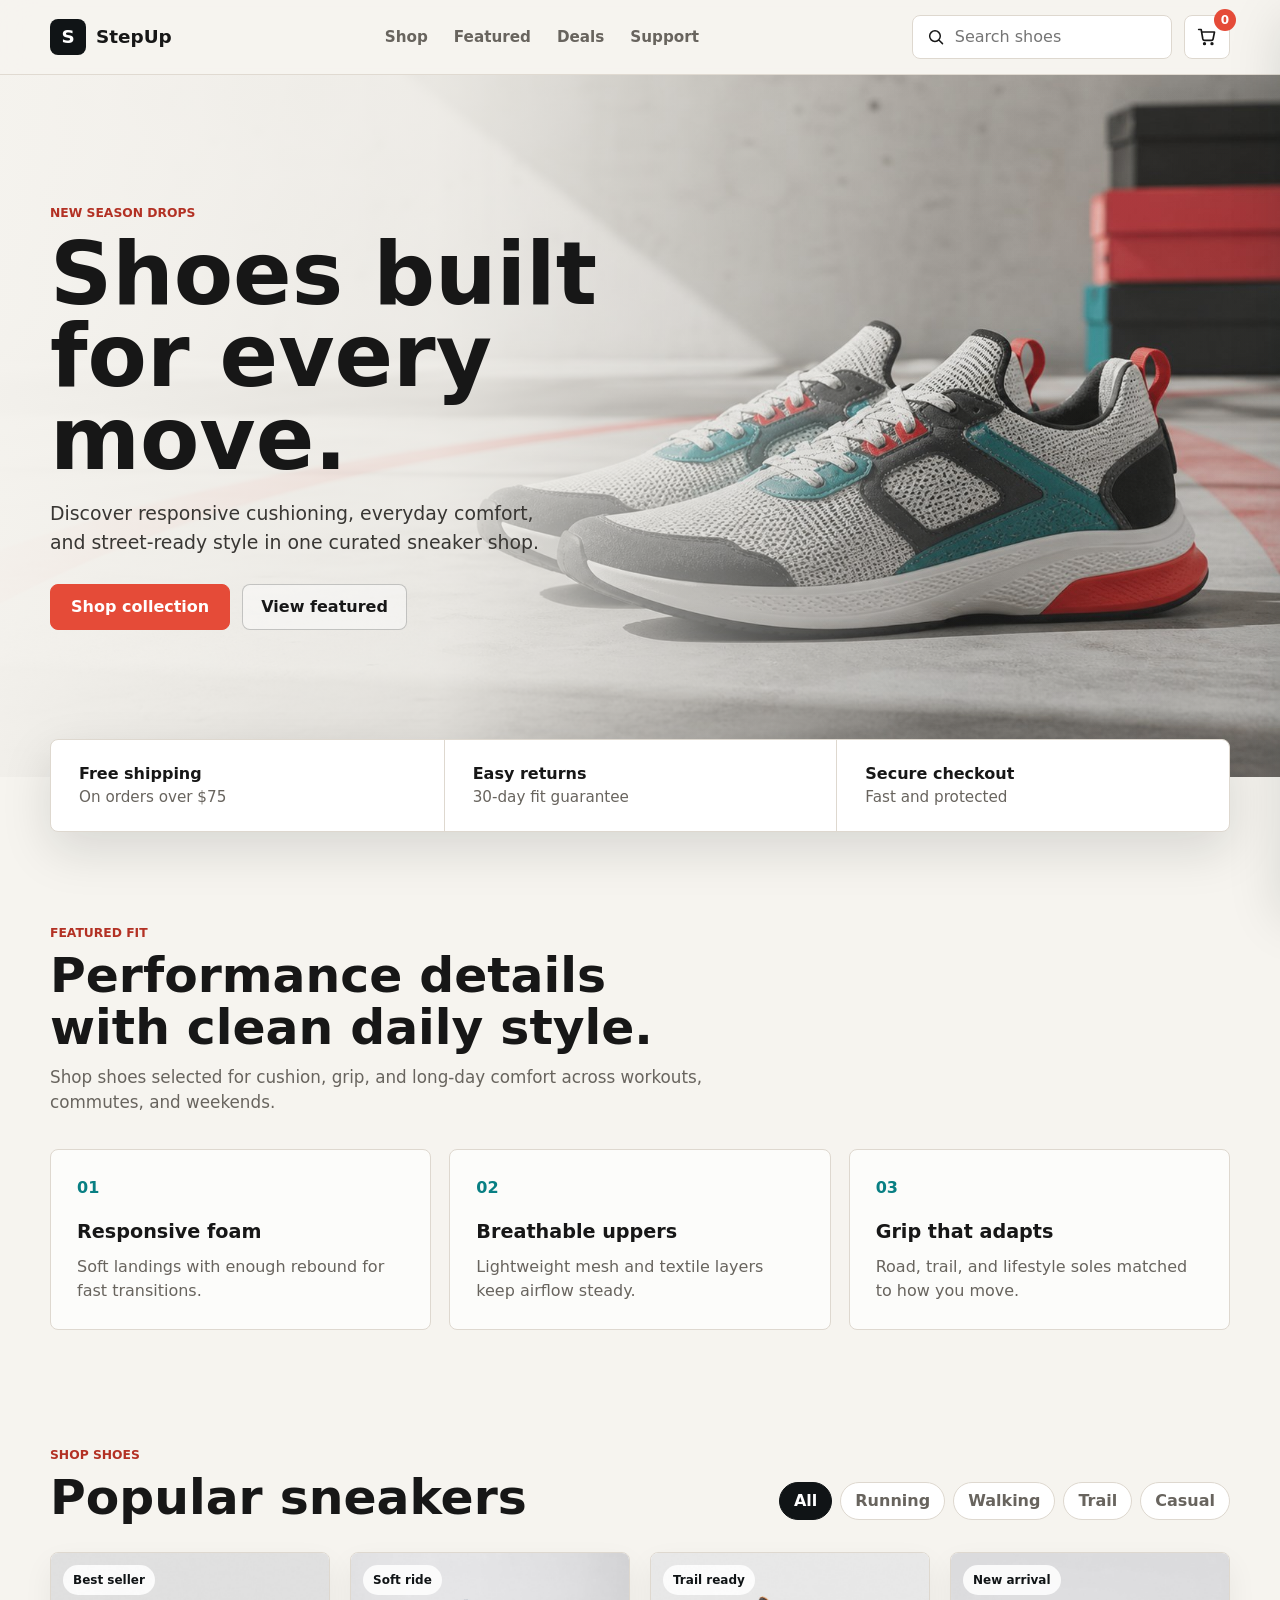
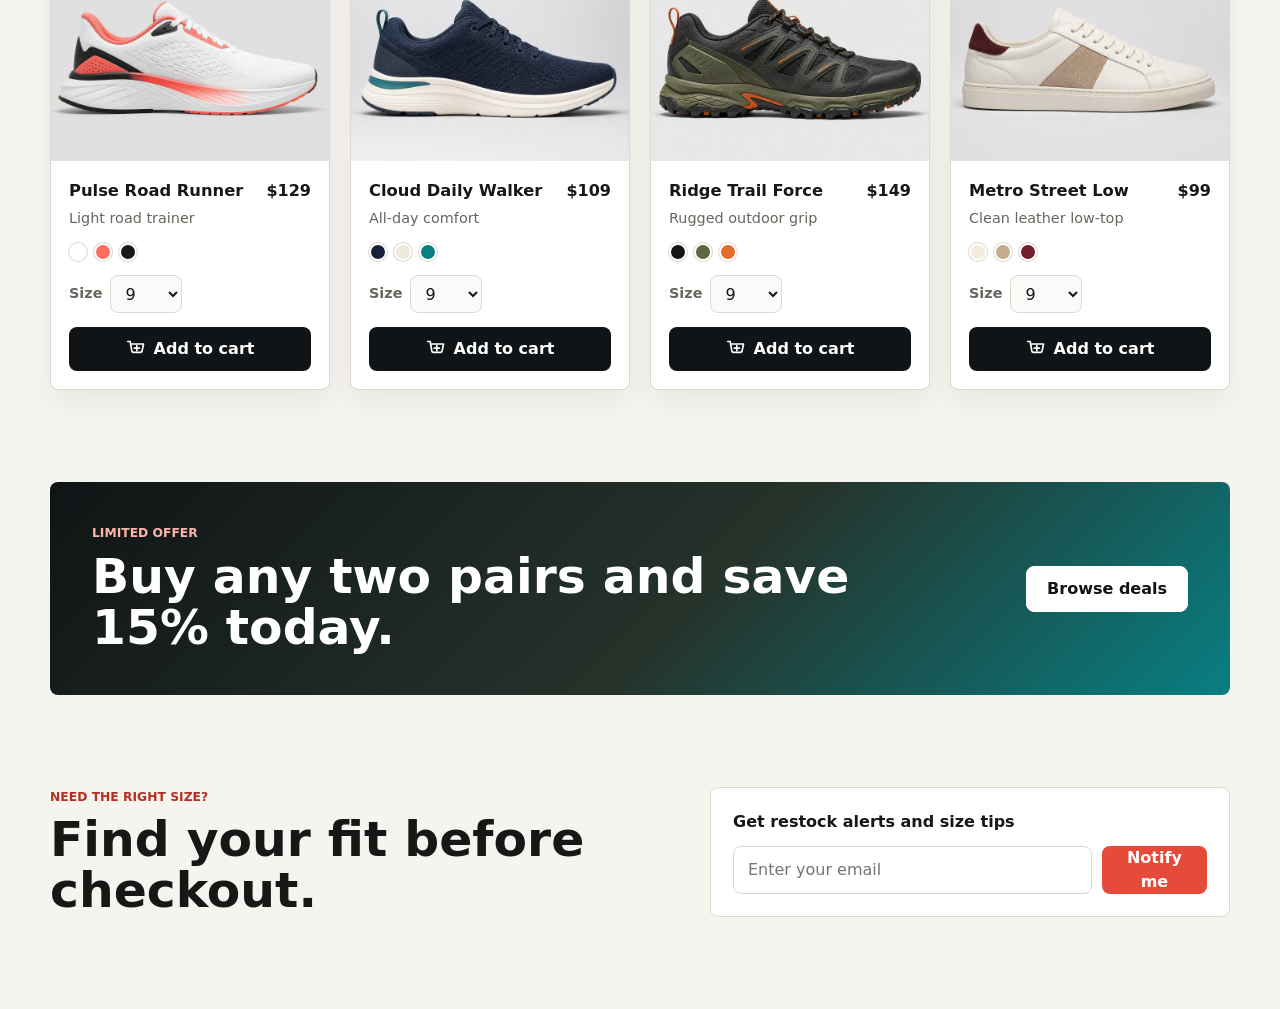
<file: E commerence/index.html>
<!DOCTYPE html>
<html lang="en">
  <head>
    <meta charset="UTF-8" />
    <meta name="viewport" content="width=device-width, initial-scale=1.0" />
    <title>StepUp Shoes | Ecommerce Store</title>
    <link rel="stylesheet" href="style.css" />
  </head>
  <body>
    <header class="site-header" id="top">
      <nav class="nav-shell" aria-label="Primary navigation">
        <a class="brand" href="#top" aria-label="StepUp home">
          <span class="brand-mark">S</span>
          <span>StepUp</span>
        </a>

        <button class="icon-button menu-toggle" type="button" aria-label="Open menu" aria-expanded="false">
          <svg viewBox="0 0 24 24" aria-hidden="true">
            <path d="M4 7h16M4 12h16M4 17h16" />
          </svg>
        </button>

        <div class="nav-links" id="navLinks">
          <a href="#shop">Shop</a>
          <a href="#featured">Featured</a>
          <a href="#deals">Deals</a>
          <a href="#support">Support</a>
        </div>

        <div class="nav-actions">
          <label class="search-box" for="productSearch">
            <svg viewBox="0 0 24 24" aria-hidden="true">
              <path d="m21 21-4.3-4.3M10.8 18a7.2 7.2 0 1 1 0-14.4 7.2 7.2 0 0 1 0 14.4Z" />
            </svg>
            <input id="productSearch" type="search" placeholder="Search shoes" autocomplete="off" />
          </label>

          <button class="cart-button" type="button" data-cart-open aria-label="Open cart">
            <svg viewBox="0 0 24 24" aria-hidden="true">
              <path d="M6 6h15l-1.7 8.4a2 2 0 0 1-2 1.6H9a2 2 0 0 1-2-1.6L5 3H2" />
              <path d="M9 21a1 1 0 1 0 0-2 1 1 0 0 0 0 2ZM18 21a1 1 0 1 0 0-2 1 1 0 0 0 0 2Z" />
            </svg>
            <span class="cart-count" id="cartCount">0</span>
          </button>
        </div>
      </nav>
    </header>

    <main>
      <section class="hero" aria-labelledby="heroTitle">
        <img class="hero-image" src="assets/hero-sneakers.jpg" alt="Premium teal and red running sneakers in a modern studio" />
        <div class="hero-overlay"></div>
        <div class="hero-content">
          <p class="eyebrow">New season drops</p>
          <h1 id="heroTitle">Shoes built for every move.</h1>
          <p>
            Discover responsive cushioning, everyday comfort, and street-ready
            style in one curated sneaker shop.
          </p>
          <div class="hero-actions">
            <a class="primary-link" href="#shop">Shop collection</a>
            <a class="secondary-link" href="#featured">View featured</a>
          </div>
        </div>
      </section>

      <section class="trust-strip" aria-label="Shopping benefits">
        <div>
          <strong>Free shipping</strong>
          <span>On orders over $75</span>
        </div>
        <div>
          <strong>Easy returns</strong>
          <span>30-day fit guarantee</span>
        </div>
        <div>
          <strong>Secure checkout</strong>
          <span>Fast and protected</span>
        </div>
      </section>

      <section class="section-shell featured" id="featured" aria-labelledby="featuredTitle">
        <div class="section-heading">
          <p class="eyebrow">Featured fit</p>
          <h2 id="featuredTitle">Performance details with clean daily style.</h2>
          <p>
            Shop shoes selected for cushion, grip, and long-day comfort across
            workouts, commutes, and weekends.
          </p>
        </div>
        <div class="feature-grid">
          <article>
            <span>01</span>
            <h3>Responsive foam</h3>
            <p>Soft landings with enough rebound for fast transitions.</p>
          </article>
          <article>
            <span>02</span>
            <h3>Breathable uppers</h3>
            <p>Lightweight mesh and textile layers keep airflow steady.</p>
          </article>
          <article>
            <span>03</span>
            <h3>Grip that adapts</h3>
            <p>Road, trail, and lifestyle soles matched to how you move.</p>
          </article>
        </div>
      </section>

      <section class="section-shell shop-section" id="shop" aria-labelledby="shopTitle">
        <div class="shop-topline">
          <div>
            <p class="eyebrow">Shop shoes</p>
            <h2 id="shopTitle">Popular sneakers</h2>
          </div>
          <div class="filter-tabs" role="tablist" aria-label="Filter products">
            <button class="filter-tab active" type="button" data-filter="all">All</button>
            <button class="filter-tab" type="button" data-filter="running">Running</button>
            <button class="filter-tab" type="button" data-filter="walking">Walking</button>
            <button class="filter-tab" type="button" data-filter="trail">Trail</button>
            <button class="filter-tab" type="button" data-filter="casual">Casual</button>
          </div>
        </div>
        <div class="products-grid" id="productsGrid" aria-live="polite"></div>
      </section>

      <section class="deal-band" id="deals" aria-labelledby="dealTitle">
        <div>
          <p class="eyebrow">Limited offer</p>
          <h2 id="dealTitle">Buy any two pairs and save 15% today.</h2>
        </div>
        <a class="primary-link compact" href="#shop">Browse deals</a>
      </section>

      <section class="section-shell support" id="support" aria-labelledby="supportTitle">
        <div>
          <p class="eyebrow">Need the right size?</p>
          <h2 id="supportTitle">Find your fit before checkout.</h2>
        </div>
        <form class="newsletter-form">
          <label for="email">Get restock alerts and size tips</label>
          <div>
            <input id="email" type="email" placeholder="Enter your email" required />
            <button class="primary-link button-reset" type="submit">Notify me</button>
          </div>
        </form>
      </section>
    </main>

    <aside class="cart-drawer" id="cartDrawer" aria-label="Shopping cart" aria-hidden="true">
      <div class="cart-panel">
        <div class="cart-header">
          <div>
            <p class="eyebrow">Your cart</p>
            <h2>Selected shoes</h2>
          </div>
          <button class="icon-button" type="button" data-cart-close aria-label="Close cart">
            <svg viewBox="0 0 24 24" aria-hidden="true">
              <path d="M18 6 6 18M6 6l12 12" />
            </svg>
          </button>
        </div>
        <div class="cart-items" id="cartItems"></div>
        <div class="cart-empty" id="cartEmpty">Your cart is empty.</div>
        <div class="cart-footer">
          <div class="cart-total">
            <span>Total</span>
            <strong id="cartTotal">$0</strong>
          </div>
          <button class="checkout-button" type="button">Checkout</button>
        </div>
      </div>
    </aside>

    <script src="script.js"></script>
  </body>
</html>
</file>
<file: E commerence/style.css>
:root {
  --bg: #f6f4ef;
  --surface: #ffffff;
  --ink: #171717;
  --muted: #68645e;
  --line: #ded8cf;
  --dark: #101416;
  --accent: #e54b38;
  --accent-dark: #b33124;
  --teal: #087f83;
  --shadow: 0 18px 50px rgba(16, 20, 22, 0.13);
}

* {
  box-sizing: border-box;
}

html {
  scroll-behavior: smooth;
}

body {
  margin: 0;
  background: var(--bg);
  color: var(--ink);
  font-family: Inter, ui-sans-serif, system-ui, -apple-system, BlinkMacSystemFont, "Segoe UI", Arial, sans-serif;
  line-height: 1.5;
}

img,
svg {
  display: block;
}

a {
  color: inherit;
  text-decoration: none;
}

button,
input,
select {
  font: inherit;
}

.site-header {
  position: sticky;
  top: 0;
  z-index: 30;
  background: rgba(246, 244, 239, 0.92);
  border-bottom: 1px solid rgba(222, 216, 207, 0.9);
  backdrop-filter: blur(16px);
}

.nav-shell {
  width: min(1180px, calc(100% - 32px));
  min-height: 74px;
  margin: 0 auto;
  display: grid;
  grid-template-columns: auto 1fr auto;
  align-items: center;
  gap: 22px;
}

.brand {
  display: inline-flex;
  align-items: center;
  gap: 10px;
  font-weight: 800;
  font-size: 1.15rem;
  letter-spacing: 0;
}

.brand-mark {
  width: 36px;
  height: 36px;
  display: grid;
  place-items: center;
  border-radius: 8px;
  color: #fff;
  background: var(--dark);
}

.nav-links {
  display: flex;
  justify-content: center;
  align-items: center;
  gap: 26px;
  color: var(--muted);
  font-weight: 700;
  font-size: 0.95rem;
}

.nav-links a:hover,
.nav-links a:focus-visible {
  color: var(--ink);
}

.nav-actions {
  display: flex;
  justify-content: flex-end;
  align-items: center;
  gap: 12px;
}

.search-box {
  width: min(260px, 28vw);
  height: 44px;
  display: flex;
  align-items: center;
  gap: 8px;
  padding: 0 14px;
  background: var(--surface);
  border: 1px solid var(--line);
  border-radius: 8px;
}

.search-box svg,
.cart-button svg,
.icon-button svg,
.product-action svg {
  width: 20px;
  height: 20px;
  fill: none;
  stroke: currentColor;
  stroke-width: 2;
  stroke-linecap: round;
  stroke-linejoin: round;
}

.search-box input {
  width: 100%;
  min-width: 0;
  border: 0;
  outline: 0;
  background: transparent;
  color: var(--ink);
}

.cart-button,
.icon-button {
  display: inline-grid;
  place-items: center;
  border: 0;
  color: var(--ink);
  background: var(--surface);
  cursor: pointer;
}

.cart-button {
  position: relative;
  width: 46px;
  height: 44px;
  border: 1px solid var(--line);
  border-radius: 8px;
}

.cart-count {
  position: absolute;
  top: -7px;
  right: -7px;
  min-width: 22px;
  height: 22px;
  padding: 0 6px;
  display: grid;
  place-items: center;
  border-radius: 999px;
  color: #fff;
  background: var(--accent);
  font-size: 0.75rem;
  font-weight: 800;
}

.icon-button {
  width: 42px;
  height: 42px;
  border: 1px solid var(--line);
  border-radius: 8px;
}

.menu-toggle {
  display: none;
}

.hero {
  position: relative;
  min-height: clamp(560px, 78vh, 780px);
  overflow: hidden;
  display: grid;
  align-items: center;
}

.hero-image {
  position: absolute;
  inset: 0;
  width: 100%;
  height: 100%;
  object-fit: cover;
  object-position: center right;
}

.hero-overlay {
  position: absolute;
  inset: 0;
  background:
    linear-gradient(90deg, rgba(246, 244, 239, 0.96) 0%, rgba(246, 244, 239, 0.82) 34%, rgba(246, 244, 239, 0.08) 74%),
    linear-gradient(0deg, rgba(16, 20, 22, 0.22), rgba(16, 20, 22, 0));
}

.hero-content {
  position: relative;
  width: min(1180px, calc(100% - 32px));
  margin: 0 auto;
  padding: 78px 0 96px;
}

.hero-content h1 {
  max-width: 680px;
  margin: 10px 0 18px;
  font-size: 5.4rem;
  line-height: 0.96;
  letter-spacing: 0;
}

.hero-content p:not(.eyebrow) {
  max-width: 520px;
  margin: 0;
  color: #383633;
  font-size: 1.18rem;
}

.eyebrow {
  margin: 0;
  color: var(--accent-dark);
  font-weight: 800;
  font-size: 0.77rem;
  letter-spacing: 0;
  text-transform: uppercase;
}

.hero-actions {
  display: flex;
  flex-wrap: wrap;
  align-items: center;
  gap: 12px;
  margin-top: 28px;
}

.primary-link,
.secondary-link,
.checkout-button {
  min-height: 46px;
  display: inline-flex;
  align-items: center;
  justify-content: center;
  border-radius: 8px;
  font-weight: 800;
}

.primary-link,
.checkout-button {
  padding: 0 20px;
  border: 1px solid var(--accent);
  color: #fff;
  background: var(--accent);
}

.primary-link:hover,
.checkout-button:hover {
  background: var(--accent-dark);
  border-color: var(--accent-dark);
}

.secondary-link {
  padding: 0 18px;
  border: 1px solid rgba(16, 20, 22, 0.22);
  background: rgba(255, 255, 255, 0.45);
}

.trust-strip {
  width: min(1180px, calc(100% - 32px));
  margin: -38px auto 0;
  position: relative;
  z-index: 3;
  display: grid;
  grid-template-columns: repeat(3, 1fr);
  overflow: hidden;
  background: var(--surface);
  border: 1px solid var(--line);
  border-radius: 8px;
  box-shadow: var(--shadow);
}

.trust-strip div {
  padding: 22px 28px;
}

.trust-strip div + div {
  border-left: 1px solid var(--line);
}

.trust-strip strong,
.trust-strip span {
  display: block;
}

.trust-strip span {
  color: var(--muted);
  font-size: 0.95rem;
}

.section-shell {
  width: min(1180px, calc(100% - 32px));
  margin: 0 auto;
  padding: 92px 0;
}

.section-heading {
  max-width: 690px;
}

.section-heading h2,
.shop-topline h2,
.deal-band h2,
.support h2 {
  margin: 8px 0 12px;
  font-size: 3.05rem;
  line-height: 1.05;
  letter-spacing: 0;
}

.section-heading p:not(.eyebrow) {
  margin: 0;
  color: var(--muted);
  font-size: 1.05rem;
}

.feature-grid {
  display: grid;
  grid-template-columns: repeat(3, 1fr);
  gap: 18px;
  margin-top: 34px;
}

.feature-grid article {
  min-height: 180px;
  padding: 26px;
  border: 1px solid var(--line);
  border-radius: 8px;
  background: rgba(255, 255, 255, 0.72);
}

.feature-grid span {
  color: var(--teal);
  font-weight: 800;
}

.feature-grid h3 {
  margin: 18px 0 8px;
  font-size: 1.2rem;
}

.feature-grid p {
  margin: 0;
  color: var(--muted);
}

.shop-section {
  padding-top: 24px;
}

.shop-topline {
  display: flex;
  justify-content: space-between;
  align-items: end;
  gap: 24px;
  margin-bottom: 28px;
}

.shop-topline h2 {
  margin-bottom: 0;
}

.filter-tabs {
  display: flex;
  align-items: center;
  gap: 8px;
  overflow-x: auto;
  padding-bottom: 4px;
}

.filter-tab {
  min-height: 38px;
  padding: 0 14px;
  border: 1px solid var(--line);
  border-radius: 999px;
  color: var(--muted);
  background: var(--surface);
  font-weight: 800;
  cursor: pointer;
  white-space: nowrap;
}

.filter-tab.active {
  color: #fff;
  border-color: var(--dark);
  background: var(--dark);
}

.products-grid {
  display: grid;
  grid-template-columns: repeat(4, minmax(0, 1fr));
  gap: 20px;
}

.product-card {
  display: flex;
  flex-direction: column;
  min-width: 0;
  overflow: hidden;
  border: 1px solid var(--line);
  border-radius: 8px;
  background: var(--surface);
  box-shadow: 0 12px 30px rgba(16, 20, 22, 0.06);
}

.product-media {
  position: relative;
  aspect-ratio: 4 / 3;
  background: #eeece8;
  overflow: hidden;
}

.product-media img {
  width: 100%;
  height: 100%;
  object-fit: cover;
  transition: transform 0.35s ease;
}

.product-card:hover .product-media img {
  transform: scale(1.035);
}

.product-badge {
  position: absolute;
  top: 12px;
  left: 12px;
  border-radius: 999px;
  padding: 6px 10px;
  color: var(--dark);
  background: rgba(255, 255, 255, 0.86);
  font-size: 0.75rem;
  font-weight: 800;
}

.product-body {
  display: grid;
  gap: 14px;
  padding: 18px;
}

.product-meta {
  display: flex;
  justify-content: space-between;
  gap: 12px;
}

.product-meta h3 {
  margin: 0;
  font-size: 1.02rem;
}

.product-meta p {
  margin: 4px 0 0;
  color: var(--muted);
  font-size: 0.9rem;
}

.price {
  font-weight: 800;
  white-space: nowrap;
}

.swatches {
  display: flex;
  gap: 7px;
}

.swatch {
  width: 18px;
  height: 18px;
  border: 2px solid #fff;
  border-radius: 999px;
  box-shadow: 0 0 0 1px var(--line);
}

.size-row {
  display: flex;
  align-items: center;
  gap: 8px;
}

.size-row label {
  color: var(--muted);
  font-size: 0.9rem;
  font-weight: 700;
}

.size-row select {
  min-width: 72px;
  height: 38px;
  padding: 0 10px;
  border: 1px solid var(--line);
  border-radius: 8px;
  color: var(--ink);
  background: #fbfaf8;
}

.product-action {
  min-height: 44px;
  display: inline-flex;
  align-items: center;
  justify-content: center;
  gap: 8px;
  border: 0;
  border-radius: 8px;
  color: #fff;
  background: var(--dark);
  font-weight: 800;
  cursor: pointer;
}

.product-action:hover {
  background: var(--teal);
}

.no-results {
  grid-column: 1 / -1;
  padding: 34px;
  border: 1px solid var(--line);
  border-radius: 8px;
  background: var(--surface);
  color: var(--muted);
  text-align: center;
}

.deal-band {
  width: min(1180px, calc(100% - 32px));
  margin: 0 auto 72px;
  display: flex;
  justify-content: space-between;
  align-items: center;
  gap: 24px;
  padding: 42px;
  border-radius: 8px;
  color: #fff;
  background: linear-gradient(135deg, #101416, #25332b 55%, #087f83);
}

.deal-band h2 {
  max-width: 760px;
  margin-bottom: 0;
}

.deal-band .eyebrow {
  color: #ffb4a8;
}

.primary-link.compact {
  flex: 0 0 auto;
  background: #fff;
  color: var(--dark);
  border-color: #fff;
}

.support {
  display: flex;
  justify-content: space-between;
  align-items: center;
  gap: 32px;
  padding-top: 20px;
}

.support h2 {
  max-width: 560px;
  margin-bottom: 0;
}

.newsletter-form {
  width: min(520px, 100%);
  display: grid;
  gap: 12px;
  padding: 22px;
  border: 1px solid var(--line);
  border-radius: 8px;
  background: var(--surface);
}

.newsletter-form label {
  font-weight: 800;
}

.newsletter-form div {
  display: flex;
  gap: 10px;
}

.newsletter-form input {
  width: 100%;
  min-height: 46px;
  min-width: 0;
  padding: 0 14px;
  border: 1px solid var(--line);
  border-radius: 8px;
}

.button-reset {
  border: 0;
  cursor: pointer;
}

.cart-drawer {
  position: fixed;
  inset: 0;
  z-index: 50;
  display: flex;
  justify-content: flex-end;
  pointer-events: none;
  background: rgba(16, 20, 22, 0);
  transition: background 0.25s ease;
}

.cart-drawer.open {
  pointer-events: auto;
  background: rgba(16, 20, 22, 0.45);
}

.cart-panel {
  width: min(430px, 100%);
  height: 100%;
  display: flex;
  flex-direction: column;
  gap: 18px;
  padding: 26px;
  background: var(--surface);
  box-shadow: var(--shadow);
  transform: translateX(100%);
  transition: transform 0.25s ease;
}

.cart-drawer.open .cart-panel {
  transform: translateX(0);
}

.cart-header {
  display: flex;
  justify-content: space-between;
  align-items: flex-start;
  gap: 16px;
}

.cart-header h2 {
  margin: 4px 0 0;
  font-size: 1.55rem;
}

.cart-items {
  display: grid;
  gap: 14px;
  overflow-y: auto;
}

.cart-item {
  display: grid;
  grid-template-columns: 82px 1fr;
  gap: 12px;
  padding-bottom: 14px;
  border-bottom: 1px solid var(--line);
}

.cart-item img {
  width: 82px;
  height: 74px;
  object-fit: cover;
  border-radius: 8px;
  background: #eee;
}

.cart-item h3 {
  margin: 0 0 2px;
  font-size: 0.98rem;
}

.cart-item p {
  margin: 0;
  color: var(--muted);
  font-size: 0.88rem;
}

.cart-item-row {
  display: flex;
  justify-content: space-between;
  align-items: center;
  gap: 10px;
  margin-top: 10px;
}

.qty-controls {
  display: flex;
  align-items: center;
  border: 1px solid var(--line);
  border-radius: 8px;
  overflow: hidden;
}

.qty-controls button,
.remove-item {
  border: 0;
  background: transparent;
  cursor: pointer;
}

.qty-controls button {
  width: 34px;
  height: 32px;
  color: var(--ink);
  font-weight: 900;
}

.qty-controls span {
  min-width: 30px;
  text-align: center;
  font-weight: 800;
}

.remove-item {
  color: var(--accent-dark);
  font-size: 0.86rem;
  font-weight: 800;
}

.cart-empty {
  color: var(--muted);
}

.cart-footer {
  margin-top: auto;
  padding-top: 18px;
  border-top: 1px solid var(--line);
}

.cart-total {
  display: flex;
  justify-content: space-between;
  align-items: center;
  margin-bottom: 14px;
  font-size: 1.08rem;
}

.checkout-button {
  width: 100%;
  border: 0;
  cursor: pointer;
}

@media (max-width: 980px) {
  .nav-shell {
    grid-template-columns: auto auto;
  }

  .menu-toggle {
    display: inline-grid;
    justify-self: end;
  }

  .nav-links {
    grid-column: 1 / -1;
    display: none;
    justify-content: flex-start;
    padding: 0 0 18px;
  }

  .nav-links.open {
    display: flex;
  }

  .nav-actions {
    grid-column: 1 / -1;
    justify-content: stretch;
    padding-bottom: 18px;
  }

  .search-box {
    width: 100%;
  }

  .hero-content h1 {
    max-width: 620px;
    font-size: 4.4rem;
  }

  .section-heading h2,
  .shop-topline h2,
  .deal-band h2,
  .support h2 {
    font-size: 2.55rem;
  }

  .trust-strip,
  .feature-grid,
  .products-grid {
    grid-template-columns: repeat(2, 1fr);
  }

  .shop-topline,
  .support,
  .deal-band {
    align-items: flex-start;
    flex-direction: column;
  }
}

@media (max-width: 680px) {
  .nav-shell,
  .hero-content,
  .section-shell,
  .trust-strip,
  .deal-band {
    width: min(100% - 24px, 1180px);
  }

  .nav-links {
    flex-wrap: wrap;
    gap: 16px;
  }

  .hero {
    min-height: 660px;
    align-items: end;
  }

  .hero-image {
    object-position: 68% center;
  }

  .hero-overlay {
    background:
      linear-gradient(0deg, rgba(246, 244, 239, 0.98) 0%, rgba(246, 244, 239, 0.83) 45%, rgba(246, 244, 239, 0.16) 82%),
      linear-gradient(0deg, rgba(16, 20, 22, 0.22), rgba(16, 20, 22, 0));
  }

  .hero-content {
    padding: 320px 0 62px;
  }

  .hero-content h1 {
    font-size: 3.25rem;
  }

  .hero-content p:not(.eyebrow) {
    font-size: 1rem;
  }

  .section-heading h2,
  .shop-topline h2,
  .deal-band h2,
  .support h2 {
    font-size: 2.05rem;
  }

  .trust-strip,
  .feature-grid,
  .products-grid {
    grid-template-columns: 1fr;
  }

  .trust-strip {
    margin-top: -24px;
  }

  .trust-strip div + div {
    border-top: 1px solid var(--line);
    border-left: 0;
  }

  .section-shell {
    padding: 66px 0;
  }

  .feature-grid article {
    min-height: 150px;
  }

  .shop-section {
    padding-top: 18px;
  }

  .filter-tabs {
    width: 100%;
  }

  .product-body {
    padding: 16px;
  }

  .deal-band {
    padding: 30px 22px;
    margin-bottom: 52px;
  }

  .newsletter-form div {
    flex-direction: column;
  }

  .cart-panel {
    padding: 20px;
  }
}

@media (max-width: 420px) {
  .hero-content h1 {
    font-size: 2.75rem;
  }

  .section-heading h2,
  .shop-topline h2,
  .deal-band h2,
  .support h2 {
    font-size: 1.82rem;
  }
}
</file>
